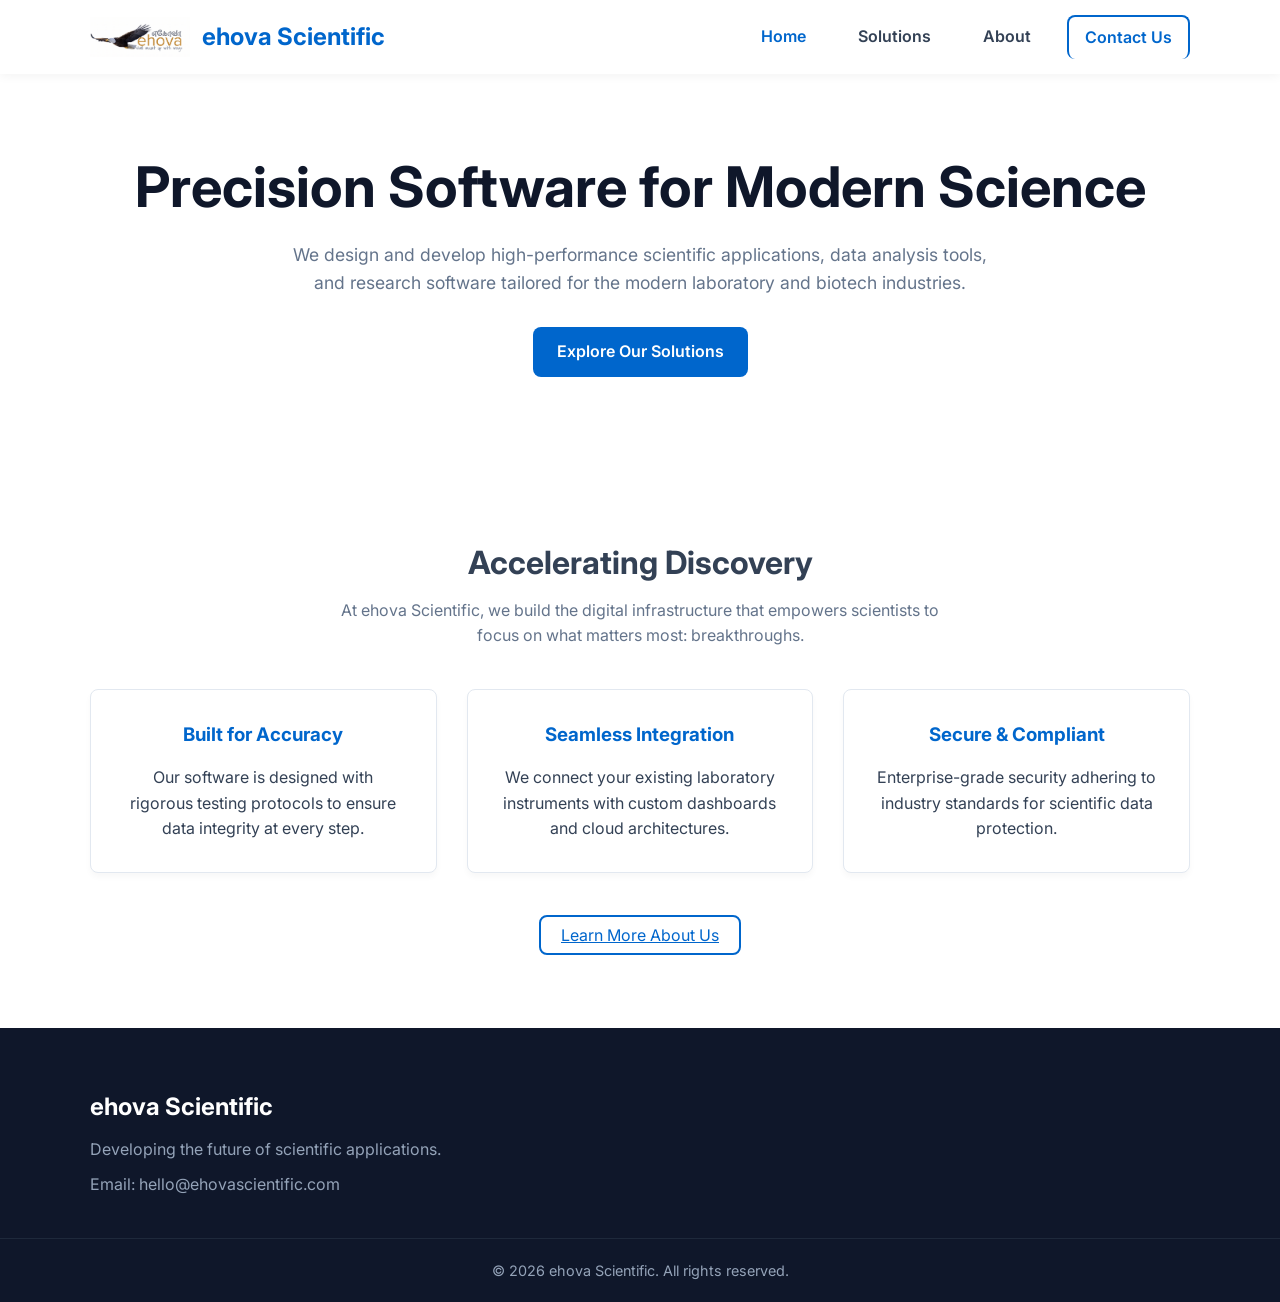
<file: index.html>
<!DOCTYPE html>
<html lang="en">
<head>
    <meta charset="UTF-8">
    <meta name="viewport" content="width=device-width, initial-scale=1.0">
    <meta name="google-site-verification" content="Yqs0eOiLHo0XWFYiDbL6ycUZcQLbNDsxNE6AdprWmc0" />
    <title>ehova Scientific| Scientific Software Solutions</title>
    <!-- Favicon for Google Search & Browser Tabs -->
    <link rel="icon" type="image/png" sizes="192x192" href="/assets/favicon.png">
    <link rel="apple-touch-icon" href="/assets/favicon.png">
    <link rel="preconnect" href="https://fonts.googleapis.com">
    <link rel="preconnect" href="https://fonts.gstatic.com" crossorigin>
    <link href="https://fonts.googleapis.com/css2?family=Inter:wght@300;400;600;700&display=swap" rel="stylesheet">
    <link rel="stylesheet" href="style.css">
</head>
<body>

    <!-- HEADER & NAVIGATION -->
    <header class="site-header">
        <div class="container nav-container">
            <!-- LOGO AND TEXT TOGETHER -->
            <a href="index.html" class="logo brand-wrap">
                <img src="assets/logo.png" alt="ehova ScientificLogo" class="site-logo">
                <span class="brand-text">ehova Scientific</span>
            </a>
            
            <button class="mobile-menu-toggle" id="menu-btn">☰</button>
            
            <!-- Notice the links now point to actual .html files -->
            <nav class="main-nav" id="main-nav">
                <a href="index.html" style="color: var(--primary-color);">Home</a>
                <a href="solutions.html">Solutions</a>
                <a href="about.html">About</a>
                <a href="contact.html" class="btn-outline">Contact Us</a>
            </nav>
        </div>
    </header>

    <!-- HERO SECTION -->
    <section class="hero">
        <div class="container">
            <h1>Precision Software for Modern Science</h1>
            <p>We design and develop high-performance scientific applications, data analysis tools, and research software tailored for the modern laboratory and biotech industries.</p>
            <a href="solutions.html" class="btn-primary">Explore Our Solutions</a>
        </div>
    </section>

    <!-- BRIEF INTRO SECTION -->
    <section class="solutions" style="background-color: var(--white);">
        <div class="container">
            <h2>Accelerating Discovery</h2>
            <p class="section-subtitle" style="max-width: 600px; margin: 0 auto 40px;">At ehova Scientific, we build the digital infrastructure that empowers scientists to focus on what matters most: breakthroughs.</p>
            
            <div class="grid-3">
                <div class="card">
                    <h3>Built for Accuracy</h3>
                    <p>Our software is designed with rigorous testing protocols to ensure data integrity at every step.</p>
                </div>
                <div class="card">
                    <h3>Seamless Integration</h3>
                    <p>We connect your existing laboratory instruments with custom dashboards and cloud architectures.</p>
                </div>
                <div class="card">
                    <h3>Secure & Compliant</h3>
                    <p>Enterprise-grade security adhering to industry standards for scientific data protection.</p>
                </div>
            </div>
            
            <div style="margin-top: 50px;">
                <a href="about.html" class="btn-outline">Learn More About Us</a>
            </div>
        </div>
    </section>

    <!-- FOOTER -->
    <footer class="site-footer">
        <div class="container footer-content">
            <div class="footer-info">
                <h2>ehova Scientific</h2>
                <p>Developing the future of scientific applications.</p>
                <p>Email: hello@ehovascientific.com</p>
            </div>
        </div>
        <div class="footer-bottom">
    <p>&copy; 2026 ehova Scientific. All rights reserved.</p>
</div>
    </footer>

    <script src="script.js"></script>
</body>
</html>
</file>
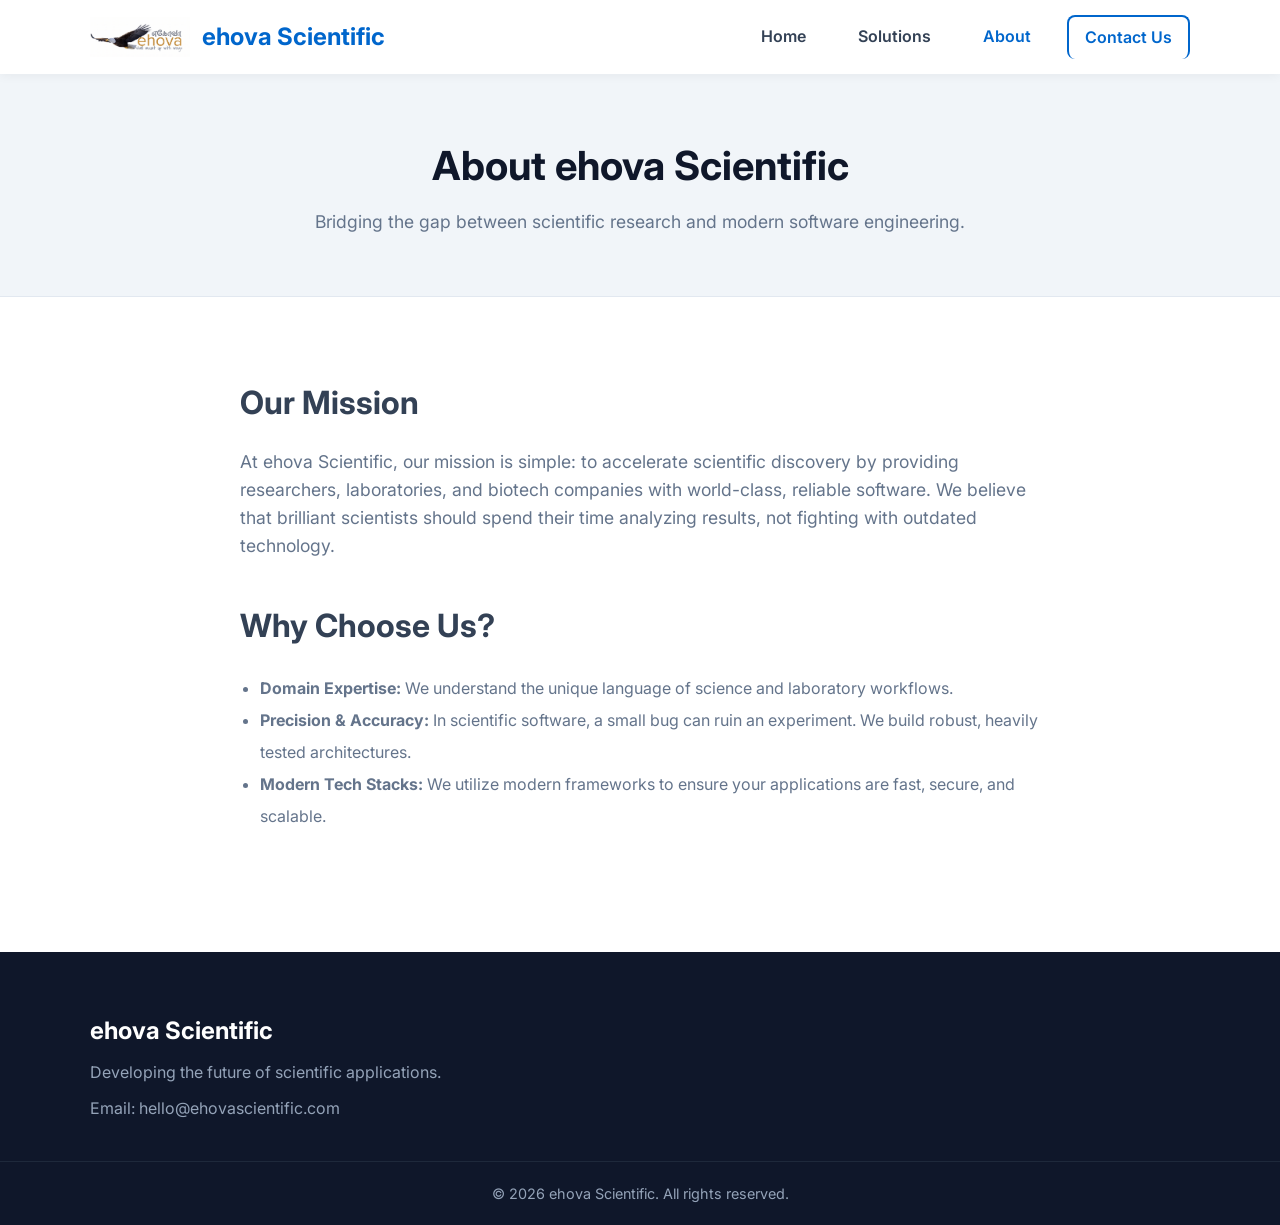
<file: about.html>
<!DOCTYPE html>
<html lang="en">
<head>
    <meta charset="UTF-8">
    <meta name="viewport" content="width=device-width, initial-scale=1.0">
    <title>About Us |ehova Scientific</title>
    <!-- Favicon for Google Search & Browser Tabs -->
    <link rel="icon" type="image/png" sizes="192x192" href="/assets/favicon.png">
    <link rel="apple-touch-icon" href="/assets/favicon.png">
    <link rel="preconnect" href="https://fonts.googleapis.com">
    <link rel="preconnect" href="https://fonts.gstatic.com" crossorigin>
    <link href="https://fonts.googleapis.com/css2?family=Inter:wght@300;400;600;700&display=swap" rel="stylesheet">
    <link rel="stylesheet" href="style.css">
</head>
<body>

    <!-- HEADER -->
    <header class="site-header">
        <div class="container nav-container">
<!-- LOGO AND TEXT TOGETHER -->
            <a href="index.html" class="logo brand-wrap">
                <img src="assets/logo.png" alt="ehova ScientificLogo" class="site-logo">
                <span class="brand-text">ehova Scientific</span>
            </a>            <button class="mobile-menu-toggle" id="menu-btn">☰</button>
            <nav class="main-nav" id="main-nav">
                <a href="index.html">Home</a>
                <a href="solutions.html">Solutions</a>
                <a href="about.html" style="color: var(--primary-color);">About</a>
                <a href="contact.html" class="btn-outline">Contact Us</a>
            </nav>
        </div>
    </header>

    <!-- INNER PAGE HEADER -->
    <div class="page-header">
        <div class="container">
            <h1>About ehova Scientific</h1>
            <p>Bridging the gap between scientific research and modern software engineering.</p>
        </div>
    </div>

    <!-- MAIN CONTENT -->
    <section class="solutions" style="text-align: left; background-color: var(--white);">
        <div class="container" style="max-width: 800px;">
            <h2 style="margin-bottom: 20px;">Our Mission</h2>
            <p style="margin-bottom: 40px; font-size: 1.1rem; color: var(--text-light);">At ehova Scientific, our mission is simple: to accelerate scientific discovery by providing researchers, laboratories, and biotech companies with world-class, reliable software. We believe that brilliant scientists should spend their time analyzing results, not fighting with outdated technology.</p>
            
            <h2 style="margin-bottom: 20px;">Why Choose Us?</h2>
            <ul style="margin-bottom: 40px; margin-left: 20px; line-height: 2; color: var(--text-light);">
                <li><strong>Domain Expertise:</strong> We understand the unique language of science and laboratory workflows.</li>
                <li><strong>Precision & Accuracy:</strong> In scientific software, a small bug can ruin an experiment. We build robust, heavily tested architectures.</li>
                <li><strong>Modern Tech Stacks:</strong> We utilize modern frameworks to ensure your applications are fast, secure, and scalable.</li>
            </ul>
        </div>
    </section>

    <!-- FOOTER -->
    <footer class="site-footer">
        <div class="container footer-content">
            <div class="footer-info">
                <h2>ehova Scientific</h2>
                <p>Developing the future of scientific applications.</p>
                <p>Email: hello@ehovascientific.com</p>
            </div>
        </div>
        <div class="footer-bottom">
    <p>&copy; 2026 ehova Scientific. All rights reserved.</p>
</div>
    </footer>

    <script src="script.js"></script>
</body>
</html>
</file>
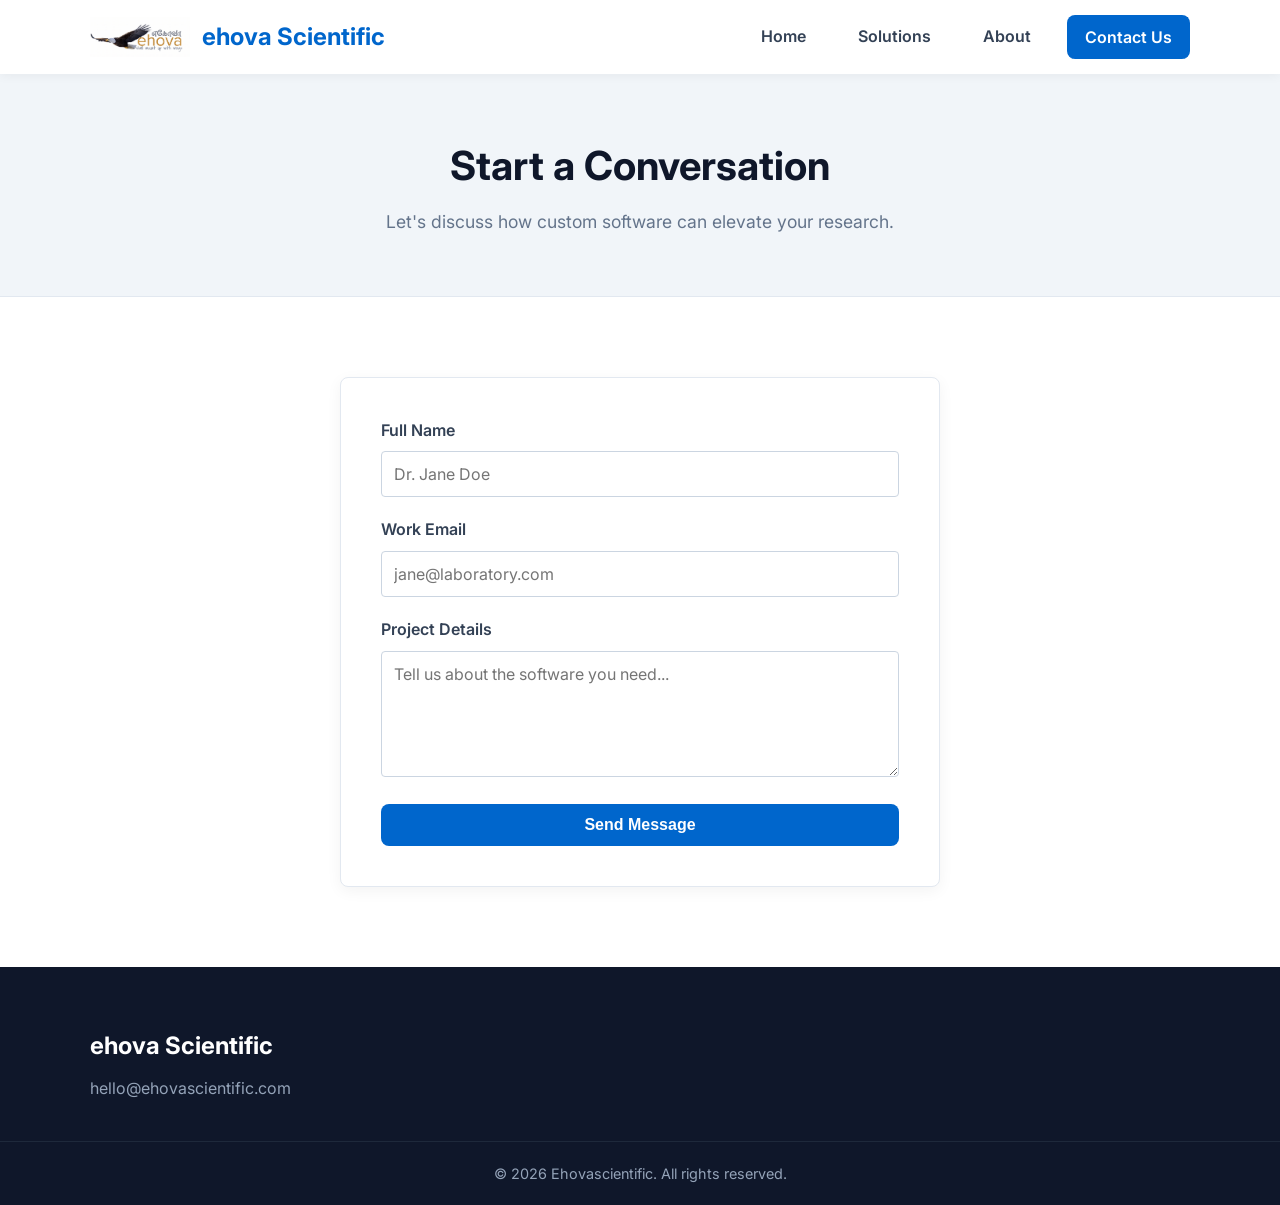
<file: contact.html>
<!DOCTYPE html>
<html lang="en">
<head>
    <meta charset="UTF-8">
    <meta name="viewport" content="width=device-width, initial-scale=1.0">
    <title>Contact | ehova Scientific</title>
    <!-- Favicon for Google Search & Browser Tabs -->
    <link rel="icon" type="image/png" sizes="192x192" href="/assets/favicon.png">
    <link rel="apple-touch-icon" href="/assets/favicon.png">
    <link rel="preconnect" href="https://fonts.googleapis.com">
    <link rel="preconnect" href="https://fonts.gstatic.com" crossorigin>
    <link href="https://fonts.googleapis.com/css2?family=Inter:wght@300;400;600;700&display=swap" rel="stylesheet">
    <link rel="stylesheet" href="style.css">
</head>
<body>

    <!-- HEADER -->
    <header class="site-header">
        <div class="container nav-container">
<!-- LOGO AND TEXT TOGETHER -->
            <a href="index.html" class="logo brand-wrap">
                <img src="assets/logo.png" alt="ehova ScientificLogo" class="site-logo">
                <span class="brand-text">ehova Scientific</span>
            </a>            <button class="mobile-menu-toggle" id="menu-btn">☰</button>
            <nav class="main-nav" id="main-nav">
                <a href="index.html">Home</a>
                <a href="solutions.html">Solutions</a>
                <a href="about.html">About</a>
                <a href="contact.html" class="btn-outline" style="background-color: var(--primary-color); color: white !important;">Contact Us</a>
            </nav>
        </div>
    </header>

    <!-- INNER PAGE HEADER -->
    <div class="page-header">
        <div class="container">
            <h1>Start a Conversation</h1>
            <p>Let's discuss how custom software can elevate your research.</p>
        </div>
    </div>

    <!-- MAIN CONTENT -->
    <section class="solutions" style="background-color: var(--white);">
        <div class="container" style="max-width: 600px; text-align: left;">
            <form class="contact-form">
                <div class="form-group">
                    <label for="name">Full Name</label>
                    <input type="text" id="name" placeholder="Dr. Jane Doe" required>
                </div>
                <div class="form-group">
                    <label for="email">Work Email</label>
                    <input type="email" id="email" placeholder="jane@laboratory.com" required>
                </div>
                <div class="form-group">
                    <label for="message">Project Details</label>
                    <textarea id="message" rows="5" placeholder="Tell us about the software you need..." required></textarea>
                </div>
                <button type="submit" class="btn-primary" style="width: 100%; border: none; font-size: 1rem; cursor: pointer;">Send Message</button>
            </form>
        </div>
    </section>

    <!-- FOOTER -->
    <footer class="site-footer">
        <div class="container footer-content">
            <div class="footer-info">
                <h2>ehova Scientific</h2>
                <p>hello@ehovascientific.com</p>
            </div>
        </div>
        <div class="footer-bottom">
    <p>&copy; 2026 Ehovascientific. All rights reserved.</p>
</div>
    </footer>

    <script src="script.js"></script>
</body>
</html>
</file>
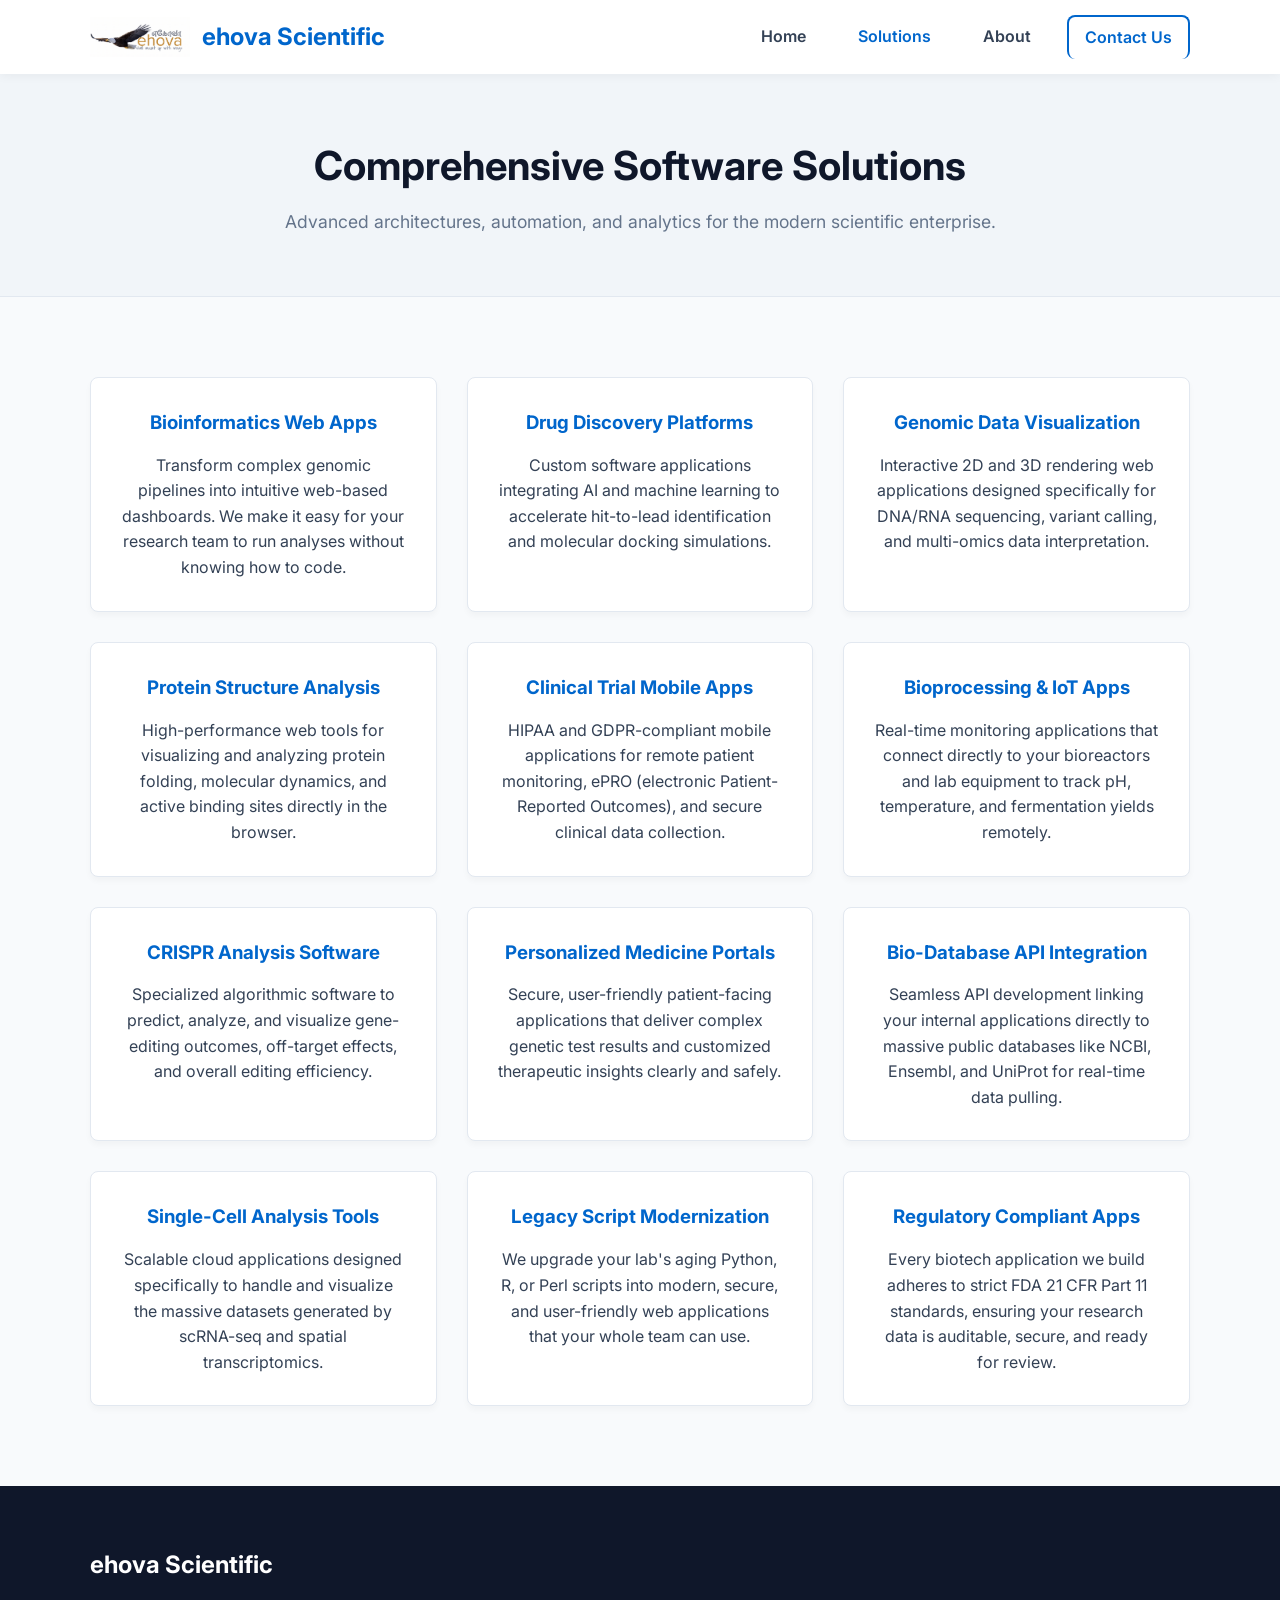
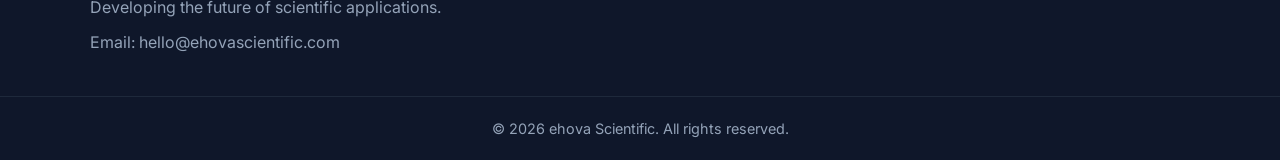
<file: solutions.html>
<!DOCTYPE html>
<html lang="en">
<head>
    <meta charset="UTF-8">
    <meta name="viewport" content="width=device-width, initial-scale=1.0">
    <title>Solutions | ehova Scientific</title>
    <!-- Favicon for Google Search & Browser Tabs -->
    <link rel="icon" type="image/png" sizes="192x192" href="/assets/favicon.png">
    <link rel="apple-touch-icon" href="/assets/favicon.png">
    <link rel="preconnect" href="https://fonts.googleapis.com">
    <link rel="preconnect" href="https://fonts.gstatic.com" crossorigin>
    <link href="https://fonts.googleapis.com/css2?family=Inter:wght@300;400;600;700&display=swap" rel="stylesheet">
    <link rel="stylesheet" href="style.css">
</head>
<body>

    <!-- HEADER -->
    <header class="site-header">
        <div class="container nav-container">
            <a href="index.html" class="logo brand-wrap">
                <img src="assets/logo.png" alt="ehova ScientificLogo" class="site-logo">
                <span class="brand-text">ehova Scientific</span>
            </a>
            <button class="mobile-menu-toggle" id="menu-btn">☰</button>
            <nav class="main-nav" id="main-nav">
                <a href="index.html">Home</a>
                <a href="solutions.html" style="color: var(--primary-color);">Solutions</a>
                <a href="about.html">About</a>
                <a href="contact.html" class="btn-outline">Contact Us</a>
            </nav>
        </div>
    </header>

    <!-- INNER PAGE HEADER (Kept Exactly As You Requested) -->
    <div class="page-header">
        <div class="container">
            <h1>Comprehensive Software Solutions</h1>
            <p>Advanced architectures, automation, and analytics for the modern scientific enterprise.</p>
        </div>
    </div>

    <!-- MAIN CONTENT - BIOTECH & BIOINFORMATICS FOCUS -->
    <section class="solutions">
        <div class="container">
            <div class="grid-3">
                
                <!-- Solution 1 -->
                <div class="card">
                    <h3>Bioinformatics Web Apps</h3>
                    <p>Transform complex genomic pipelines into intuitive web-based dashboards. We make it easy for your research team to run analyses without knowing how to code.</p>
                </div>
                
                <!-- Solution 2 -->
                <div class="card">
                    <h3>Drug Discovery Platforms</h3>
                    <p>Custom software applications integrating AI and machine learning to accelerate hit-to-lead identification and molecular docking simulations.</p>
                </div>
                
                <!-- Solution 3 -->
                <div class="card">
                    <h3>Genomic Data Visualization</h3>
                    <p>Interactive 2D and 3D rendering web applications designed specifically for DNA/RNA sequencing, variant calling, and multi-omics data interpretation.</p>
                </div>
                
                <!-- Solution 4 -->
                <div class="card">
                    <h3>Protein Structure Analysis</h3>
                    <p>High-performance web tools for visualizing and analyzing protein folding, molecular dynamics, and active binding sites directly in the browser.</p>
                </div>
                
                <!-- Solution 5 -->
                <div class="card">
                    <h3>Clinical Trial Mobile Apps</h3>
                    <p>HIPAA and GDPR-compliant mobile applications for remote patient monitoring, ePRO (electronic Patient-Reported Outcomes), and secure clinical data collection.</p>
                </div>
                
                <!-- Solution 6 -->
                <div class="card">
                    <h3>Bioprocessing & IoT Apps</h3>
                    <p>Real-time monitoring applications that connect directly to your bioreactors and lab equipment to track pH, temperature, and fermentation yields remotely.</p>
                </div>

                <!-- Solution 7 -->
                <div class="card">
                    <h3>CRISPR Analysis Software</h3>
                    <p>Specialized algorithmic software to predict, analyze, and visualize gene-editing outcomes, off-target effects, and overall editing efficiency.</p>
                </div>

                <!-- Solution 8 -->
                <div class="card">
                    <h3>Personalized Medicine Portals</h3>
                    <p>Secure, user-friendly patient-facing applications that deliver complex genetic test results and customized therapeutic insights clearly and safely.</p>
                </div>

                <!-- Solution 9 -->
                <div class="card">
                    <h3>Bio-Database API Integration</h3>
                    <p>Seamless API development linking your internal applications directly to massive public databases like NCBI, Ensembl, and UniProt for real-time data pulling.</p>
                </div>

                <!-- Solution 10 -->
                <div class="card">
                    <h3>Single-Cell Analysis Tools</h3>
                    <p>Scalable cloud applications designed specifically to handle and visualize the massive datasets generated by scRNA-seq and spatial transcriptomics.</p>
                </div>

                <!-- Solution 11 -->
                <div class="card">
                    <h3>Legacy Script Modernization</h3>
                    <p>We upgrade your lab's aging Python, R, or Perl scripts into modern, secure, and user-friendly web applications that your whole team can use.</p>
                </div>

                <!-- Solution 12 -->
                <div class="card">
                    <h3>Regulatory Compliant Apps</h3>
                    <p>Every biotech application we build adheres to strict FDA 21 CFR Part 11 standards, ensuring your research data is auditable, secure, and ready for review.</p>
                </div>

            </div>
        </div>
    </section>

    <!-- FOOTER -->
    <footer class="site-footer">
        <div class="container footer-content">
            <div class="footer-info">
                <h2>ehova Scientific</h2>
                <p>Developing the future of scientific applications.</p>
                <p>Email: hello@ehovascientific.com</p>
            </div>
        </div>
        <div class="footer-bottom">
            <p>&copy; 2026 ehova Scientific. All rights reserved.</p>
        </div>
    </footer>

    <script src="script.js"></script>
</body>
</html>
</file>
<file: style.css>
/* =========================================
   1. CSS VARIABLES (Our Color Palette)
   ========================================= */
:root {
    --primary-color: #0066cc; /* Professional Scientific Blue */
    --primary-hover: #004c99;
    --text-dark: #334155; /* Slate Gray for text (softer than black) */
    --text-light: #64748b;
    --bg-light: #f8fafc; /* Very subtle cool gray/blue background */
    --white: #ffffff;
    --border-radius: 8px;
    --transition: all 0.3s ease;
}

/* =========================================
   2. BASE RESET & TYPOGRAPHY
   ========================================= */
* {
    margin: 0;
    padding: 0;
    box-sizing: border-box;
}

html {
    scroll-behavior: smooth;
}

body {
    font-family: 'Inter', sans-serif;
    color: var(--text-dark);
    background-color: var(--bg-light);
    line-height: 1.6;
}

/* Container to keep content centered and not too wide */
.container {
    width: 90%;
    max-width: 1100px;
    margin: 0 auto;
}

/* =========================================
   3. HEADER & NAVIGATION (Mobile Default)
   ========================================= */
.site-header {
    background-color: var(--white);
    box-shadow: 0 2px 10px rgba(0,0,0,0.05);
    position: sticky;
    top: 0;
    z-index: 100;
    padding: 15px 0;
}

.nav-container {
    display: flex;
    justify-content: space-between;
    align-items: center;
}

.logo {
    font-size: 1.5rem;
    font-weight: 700;
    color: var(--primary-color);
}

/* Mobile Menu Button */
.mobile-menu-toggle {
    background: none;
    border: none;
    font-size: 1.8rem;
    color: var(--text-dark);
    cursor: pointer;
}

/* Hide navigation links on mobile by default */
.main-nav {
    display: none; 
    flex-direction: column;
    position: absolute;
    top: 100%;
    left: 0;
    width: 100%;
    background-color: var(--white);
    padding: 20px;
    box-shadow: 0 4px 6px rgba(0,0,0,0.05);
}

/* We will add this class using JavaScript in Step 4 */
.main-nav.active {
    display: flex;
}

.main-nav a {
    text-decoration: none;
    color: var(--text-dark);
    font-weight: 600;
    padding: 10px 0;
    border-bottom: 1px solid #e2e8f0;
}

/* =========================================
   4. BUTTONS
   ========================================= */
.btn-primary {
    display: inline-block;
    background-color: var(--primary-color);
    color: var(--white);
    padding: 12px 24px;
    text-decoration: none;
    border-radius: var(--border-radius);
    font-weight: 600;
    transition: var(--transition);
}

.btn-primary:hover {
    background-color: var(--primary-hover);
}

.btn-outline {
    border: 2px solid var(--primary-color);
    color: var(--primary-color) !important; /* Force color on mobile nav */
    border-radius: var(--border-radius);
    text-align: center;
}

/* =========================================
   5. HERO SECTION
   ========================================= */
.hero {
    padding: 80px 0;
    text-align: center;
    background-color: var(--white);
}

.hero h1 {
    font-size: 2.5rem;
    line-height: 1.2;
    margin-bottom: 20px;
    color: #0f172a; /* Darker slate for headings */
}

.hero p {
    font-size: 1.1rem;
    color: var(--text-light);
    margin-bottom: 30px;
}

/* =========================================
   6. SOLUTIONS / CAPABILITIES SECTION
   ========================================= */
.solutions {
    padding: 80px 0;
    text-align: center;
}

.solutions h2 {
    font-size: 2rem;
    margin-bottom: 10px;
}

.section-subtitle {
    color: var(--text-light);
    margin-bottom: 40px;
}

/* CSS Grid for Mobile (1 column) */
.grid-3 {
    display: grid;
    grid-template-columns: 1fr;
    gap: 30px;
}

.card {
    background: var(--white);
    padding: 30px;
    border-radius: var(--border-radius);
    box-shadow: 0 4px 6px rgba(0,0,0,0.03);
    transition: var(--transition);
    border: 1px solid #e2e8f0;
}

.card:hover {
    transform: translateY(-5px);
    box-shadow: 0 10px 15px rgba(0,0,0,0.05);
}

.card h3 {
    color: var(--primary-color);
    margin-bottom: 15px;
}

/* =========================================
   7. FOOTER
   ========================================= */
.site-footer {
    background-color: #0f172a; /* Very dark blue/gray */
    color: var(--white);
    padding: 60px 0 20px;
}

.footer-info p {
    color: #94a3b8;
    margin-top: 10px;
}

.footer-bottom {
    text-align: center;
    margin-top: 40px;
    padding-top: 20px;
    border-top: 1px solid #1e293b;
    color: #94a3b8;
    font-size: 0.9rem;
}

/* =========================================
   8. MEDIA QUERIES (Desktop & Tablet)
   ========================================= */
@media (min-width: 768px) {
    /* Change Hero text size for desktop */
    .hero h1 {
        font-size: 3.5rem;
    }
    
    .hero p {
        max-width: 700px;
        margin: 0 auto 30px;
    }

    /* Change Grid to 3 columns side-by-side */
    .grid-3 {
        grid-template-columns: repeat(3, 1fr);
    }

    /* Fix Navigation for Desktop */
    .mobile-menu-toggle {
        display: none; /* Hide hamburger menu */
    }

    .main-nav {
        display: flex; /* Show links side-by-side */
        flex-direction: row;
        position: static;
        width: auto;
        background: none;
        padding: 0;
        box-shadow: none;
        align-items: center;
        gap: 20px;
    }

    .main-nav a {
        border-bottom: none;
        padding: 8px 16px;
    }

    .btn-outline {
        padding: 8px 20px;
    }
}
/* =========================================
   9. INNER PAGES & FORMS
   ========================================= */
.page-header {
    background-color: #f1f5f9;
    padding: 60px 0;
    text-align: center;
    border-bottom: 1px solid #e2e8f0;
}

.page-header h1 {
    font-size: 2.5rem;
    color: #0f172a;
    margin-bottom: 10px;
}

.page-header p {
    color: var(--text-light);
    font-size: 1.1rem;
}

.contact-form {
    background: var(--white);
    padding: 40px;
    border-radius: var(--border-radius);
    box-shadow: 0 4px 15px rgba(0,0,0,0.05);
    border: 1px solid #e2e8f0;
}

.form-group {
    margin-bottom: 20px;
}

.form-group label {
    display: block;
    margin-bottom: 8px;
    font-weight: 600;
    color: var(--text-dark);
}

.form-group input, 
.form-group textarea {
    width: 100%;
    padding: 12px;
    border: 1px solid #cbd5e1;
    border-radius: 4px;
    font-family: 'Inter', sans-serif;
    font-size: 1rem;
    transition: var(--transition);
}

.form-group input:focus, 
.form-group textarea:focus {
    outline: none;
    border-color: var(--primary-color);
    box-shadow: 0 0 0 3px rgba(0, 102, 204, 0.1);
}
/* =========================================
   10. CUSTOM LOGO & BRAND SIZING
   ========================================= */
.brand-wrap {
    display: flex;
    align-items: center;
    gap: 12px; /* Space between the logo image and the text */
    text-decoration: none;
}

.site-logo {
    max-height: 40px; /* Keeps the logo image nicely sized */
    width: auto;
    display: block;
}

.brand-text {
    font-size: 1.5rem;
    font-weight: 700;
    color: var(--primary-color);
}
/* =========================================
   11. MOBILE HEADER ADJUSTMENTS
   ========================================= */
@media (max-width: 767px) {
    .nav-container {
        justify-content: flex-start; /* Aligns hamburger and logo together on the left */
        gap: 15px; /* Space between the hamburger icon and your logo */
    }

    .mobile-menu-toggle {
        order: -1; /* Forces the hamburger button to be first (far left) */
    }

    .brand-text {
        font-size: 1.15rem; /* Slightly smaller on phones so everything fits nicely */
        white-space: nowrap; /* Keeps "ehova Scientific" on one single line */
    }

    .site-logo {
        max-height: 32px; /* Adjusts logo size slightly to fit mobile screens better */
    }
}
</file>
